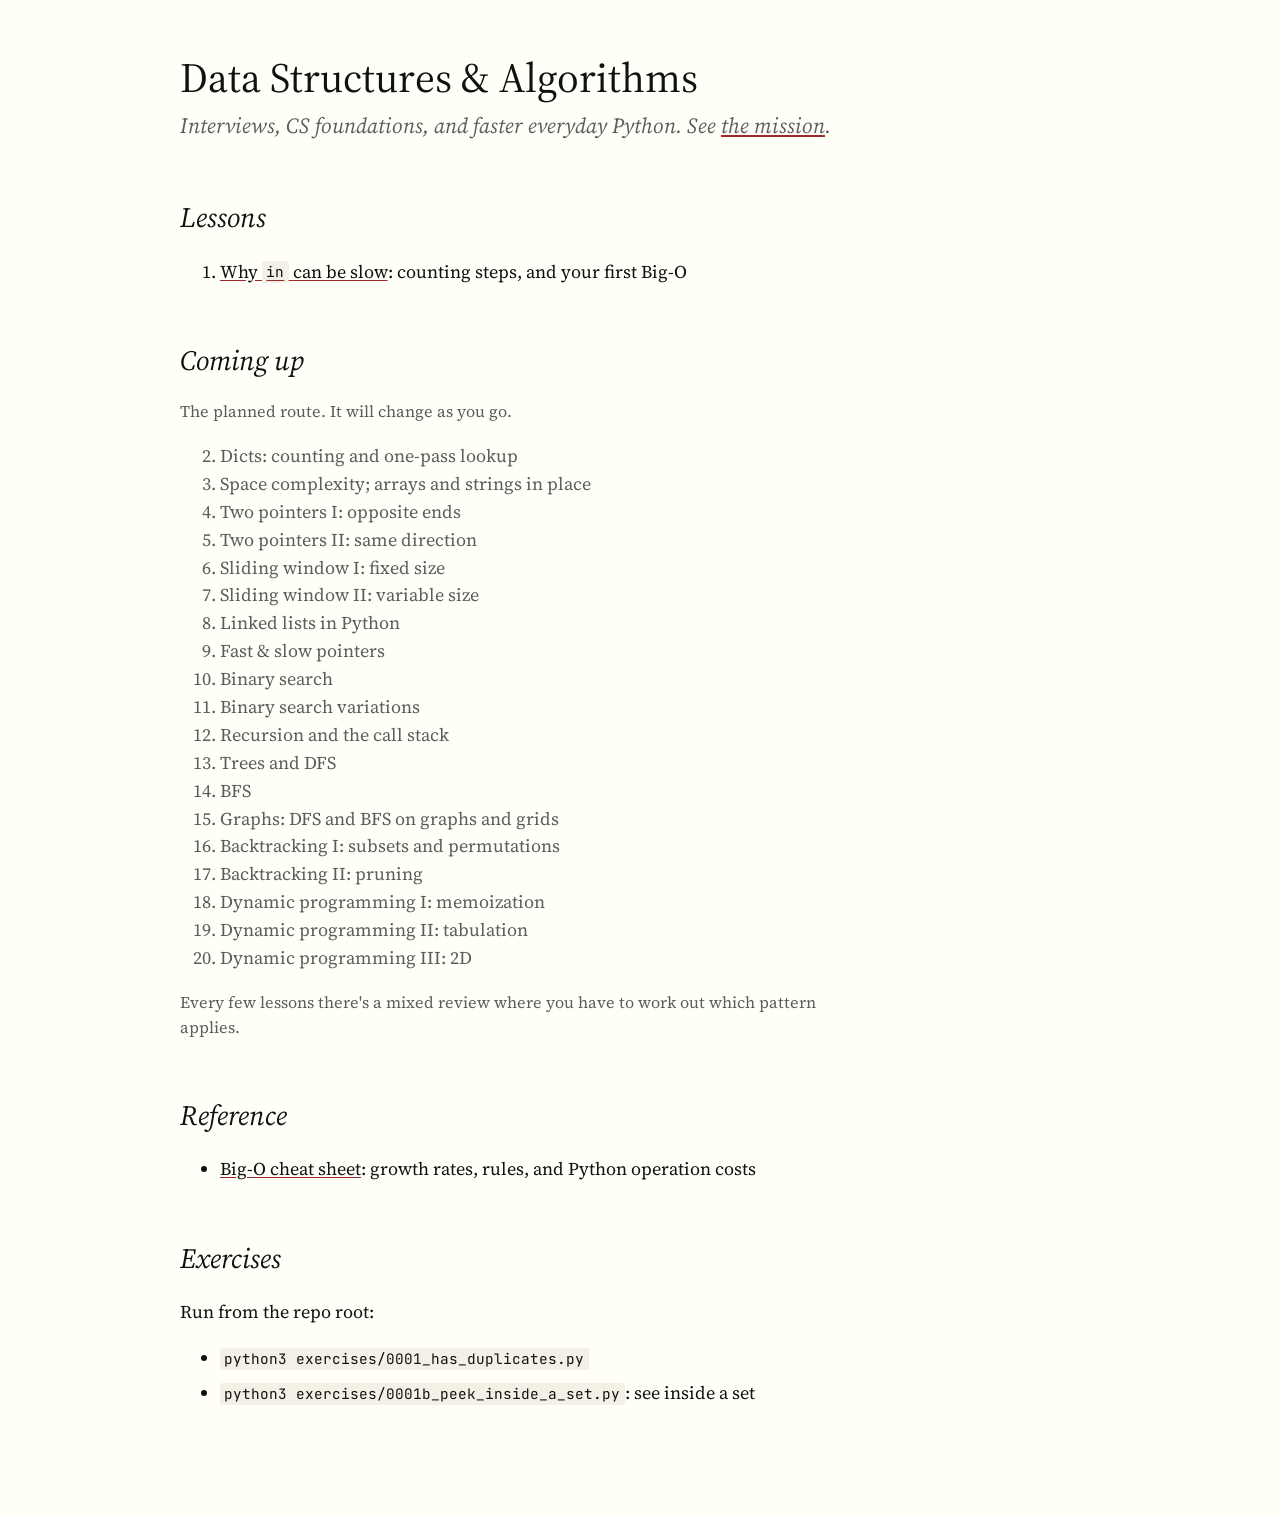
<file: index.html>
<!doctype html>
<html lang="en">
<head>
<meta charset="utf-8">
<meta name="viewport" content="width=device-width, initial-scale=1">
<title>DSA Course</title>
<link rel="stylesheet" href="assets/style.css">
</head>
<body>
<article>

<h1>Data Structures &amp; Algorithms</h1>
<p class="subtitle">Interviews, CS foundations, and faster everyday Python. See <a href="MISSION.md">the mission</a>.</p>

<h2>Lessons</h2>
<ol>
  <li><a href="lessons/0001-why-in-can-be-slow.html">Why <code>in</code> can be slow</a>: counting steps, and your first Big-O</li>
</ol>

<h2>Coming up</h2>
<p style="font-size:0.9rem;color:var(--muted)">The planned route. It will change as you go.</p>
<ol start="2" style="color:var(--muted)">
  <li>Dicts: counting and one-pass lookup</li>
  <li>Space complexity; arrays and strings in place</li>
  <li>Two pointers I: opposite ends</li>
  <li>Two pointers II: same direction</li>
  <li>Sliding window I: fixed size</li>
  <li>Sliding window II: variable size</li>
  <li>Linked lists in Python</li>
  <li>Fast &amp; slow pointers</li>
  <li>Binary search</li>
  <li>Binary search variations</li>
  <li>Recursion and the call stack</li>
  <li>Trees and DFS</li>
  <li>BFS</li>
  <li>Graphs: DFS and BFS on graphs and grids</li>
  <li>Backtracking I: subsets and permutations</li>
  <li>Backtracking II: pruning</li>
  <li>Dynamic programming I: memoization</li>
  <li>Dynamic programming II: tabulation</li>
  <li>Dynamic programming III: 2D</li>
</ol>
<p style="font-size:0.9rem;color:var(--muted)">Every few lessons there's a mixed review where you have to work out which pattern applies.</p>

<h2>Reference</h2>
<ul>
  <li><a href="reference/big-o.html">Big-O cheat sheet</a>: growth rates, rules, and Python operation costs</li>
</ul>

<h2>Exercises</h2>
<p>Run from the repo root:</p>
<ul>
  <li><code>python3 exercises/0001_has_duplicates.py</code></li>
  <li><code>python3 exercises/0001b_peek_inside_a_set.py</code>: see inside a set</li>
</ul>

</article>
</body>
</html>
</file>
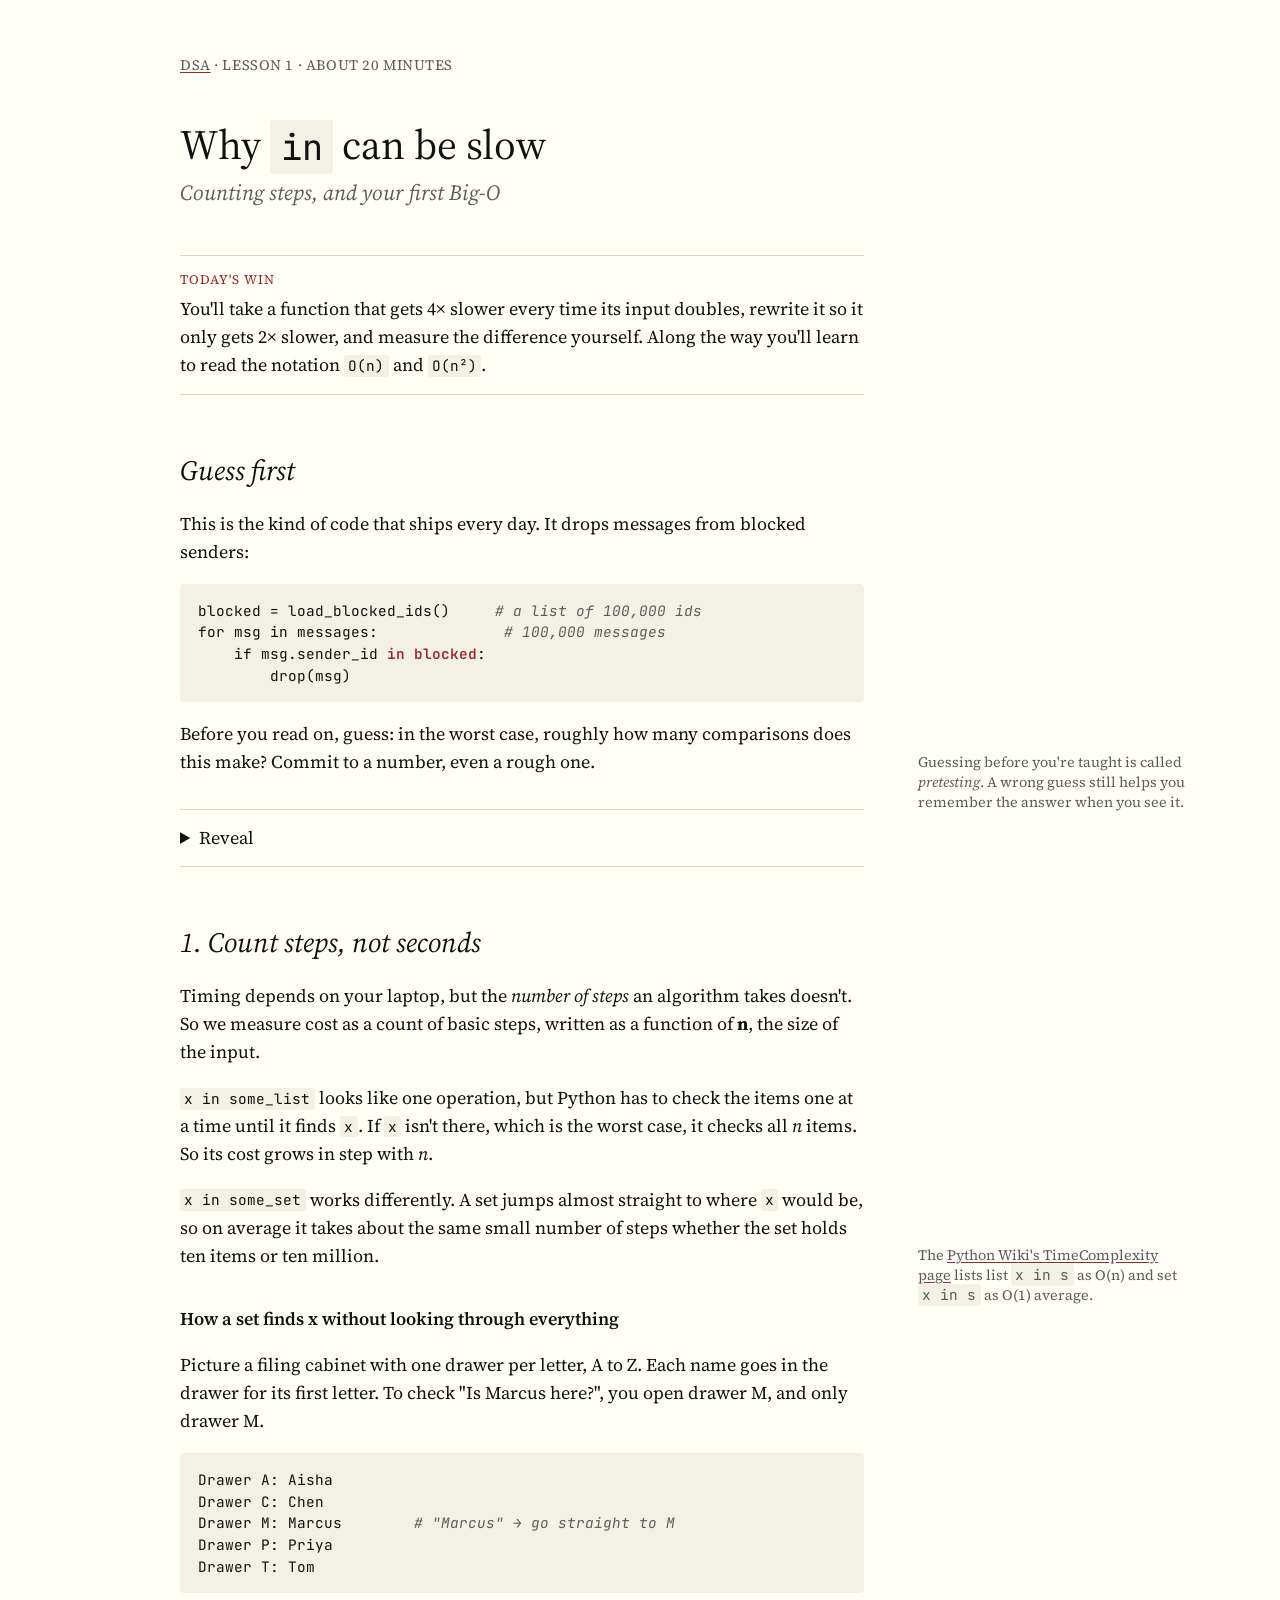
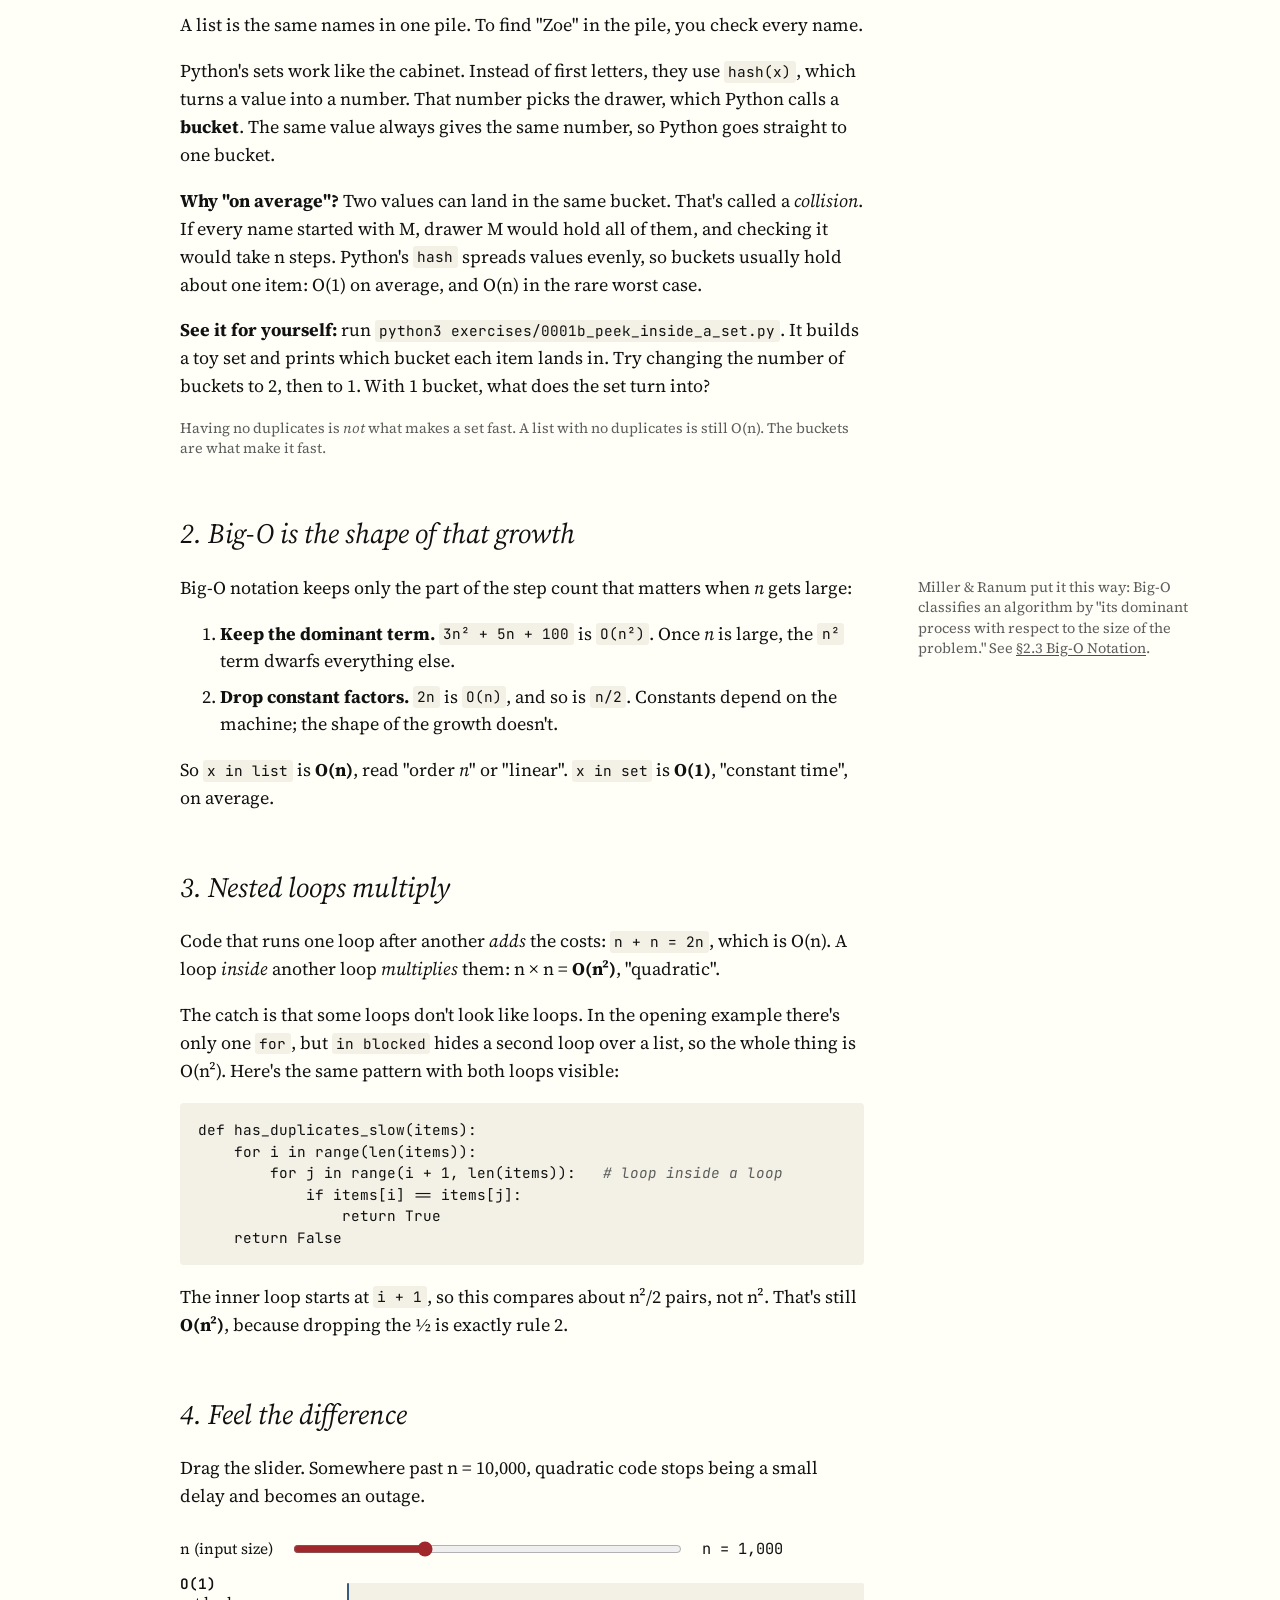
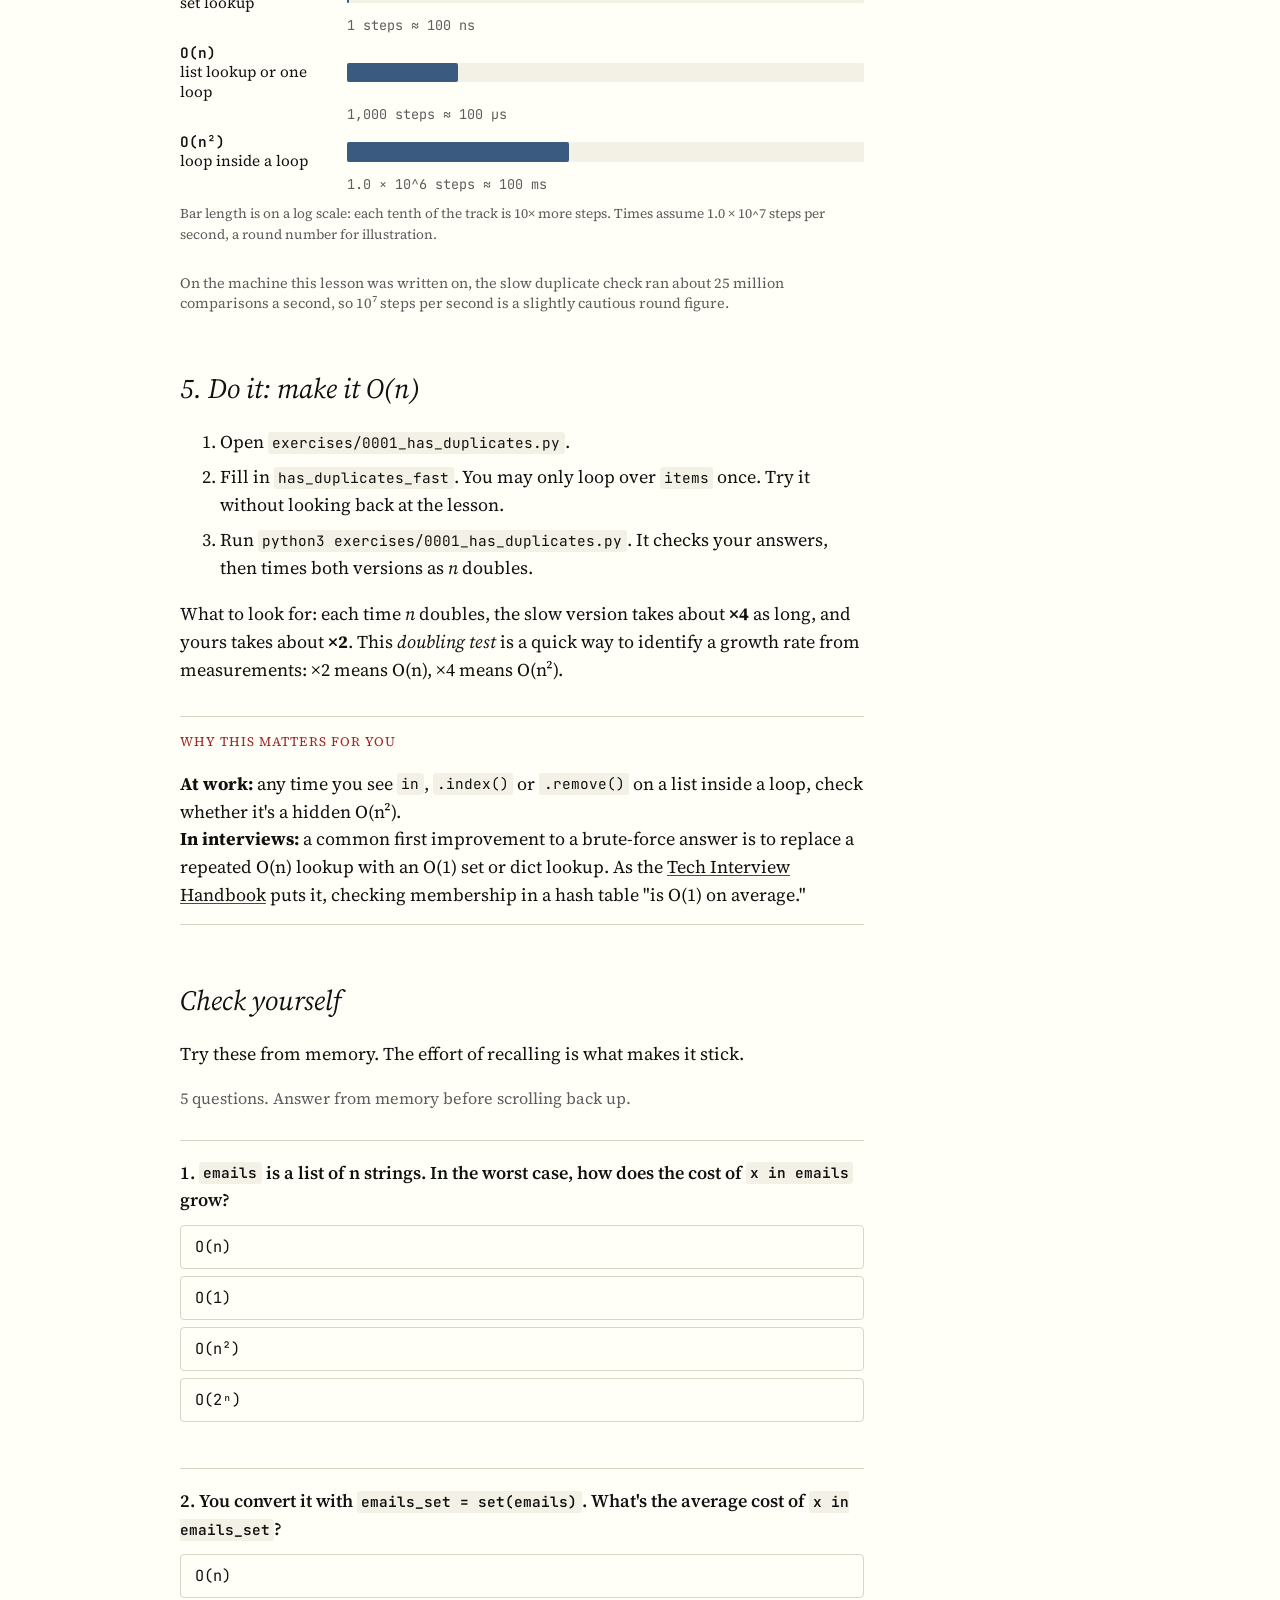
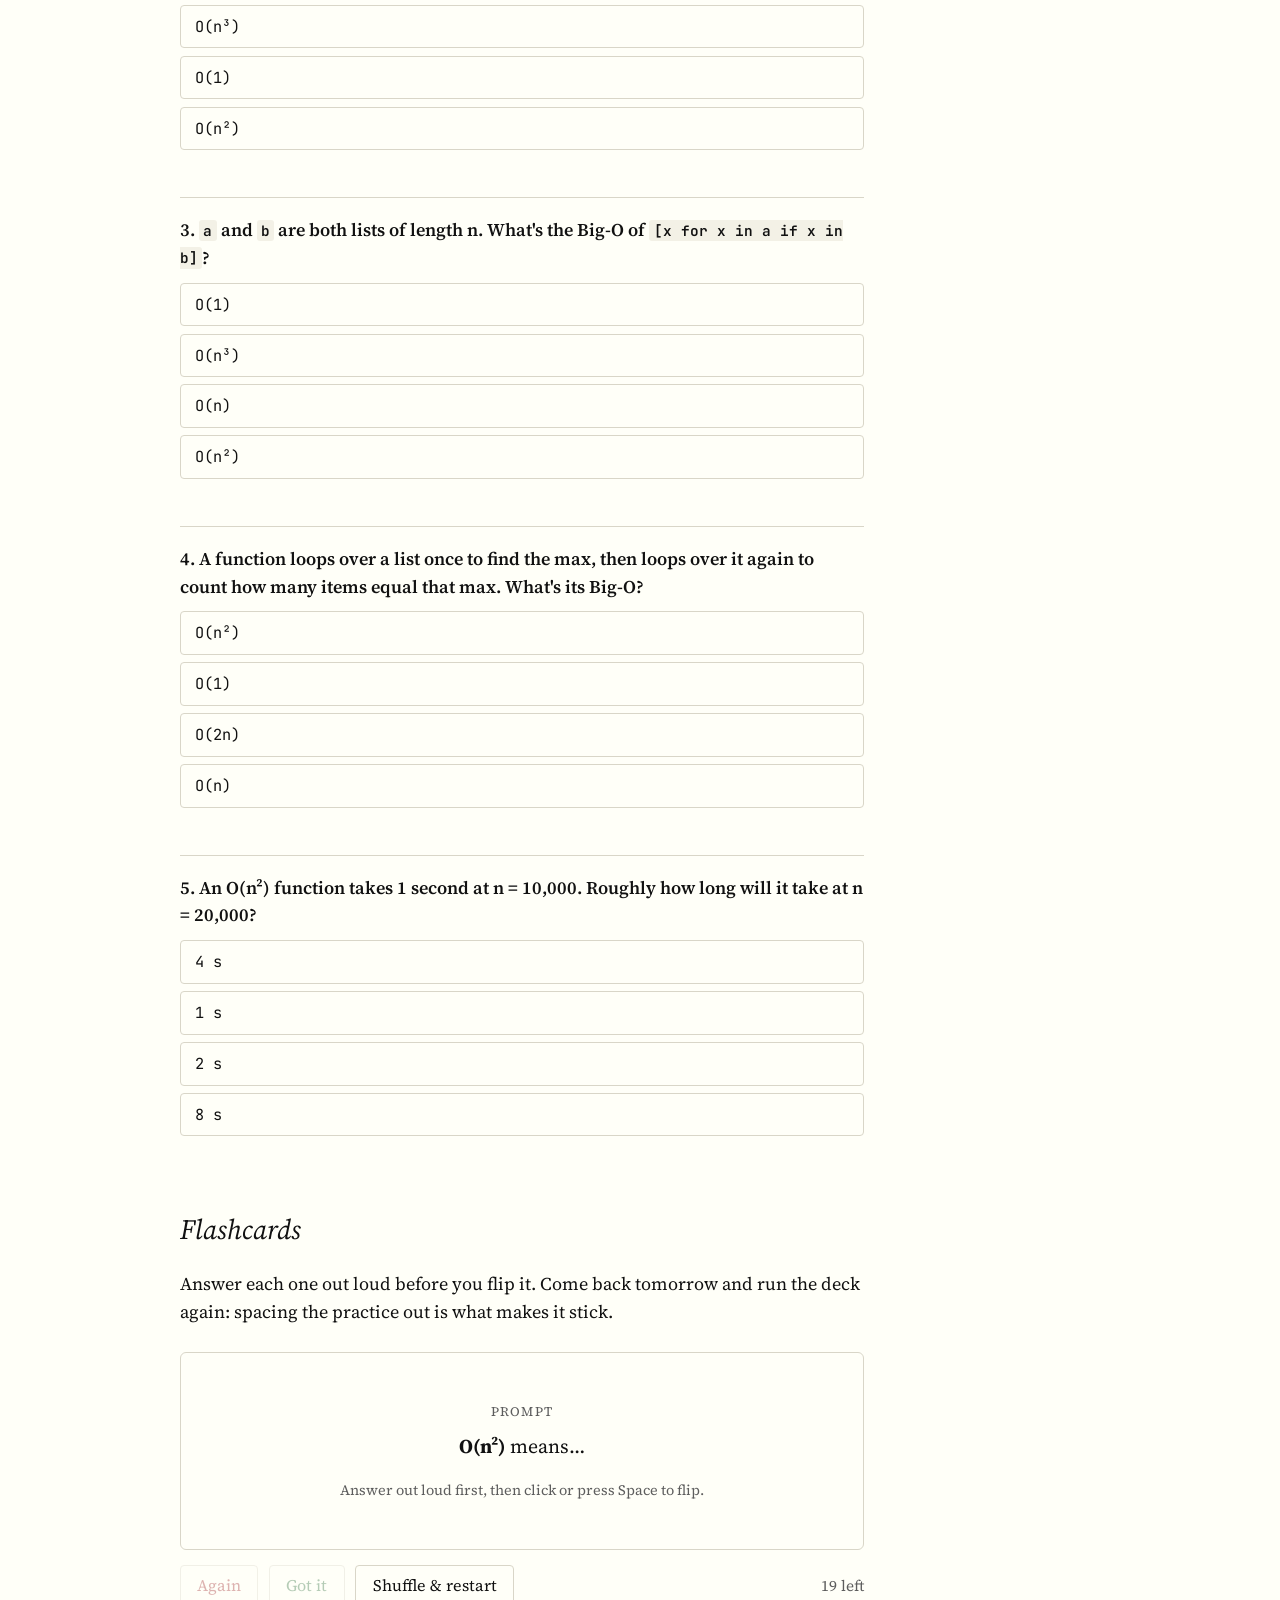
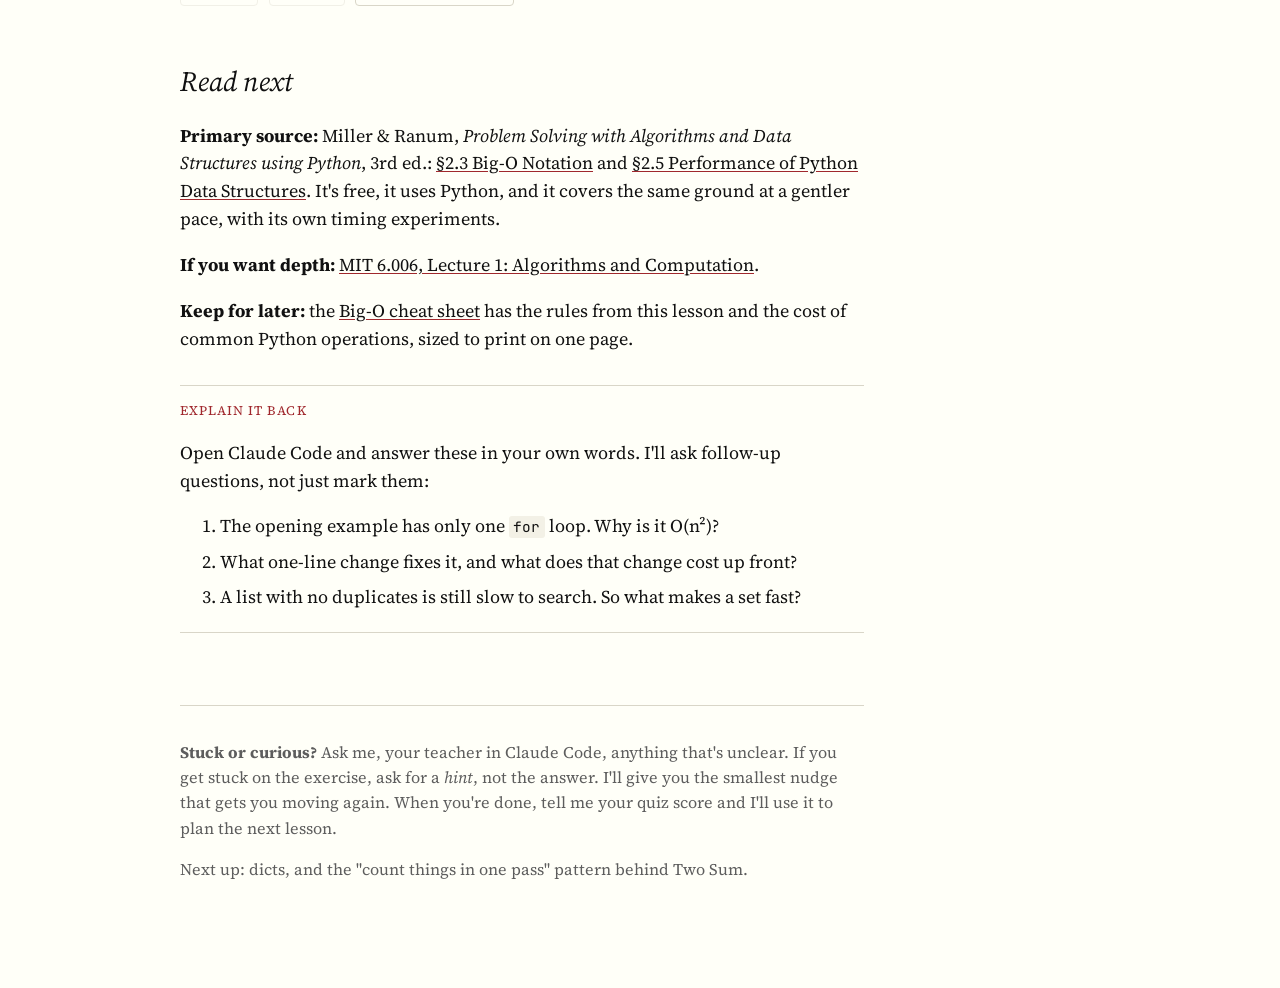
<file: lessons/0001-why-in-can-be-slow.html>
<!doctype html>
<html lang="en">
<head>
<meta charset="utf-8">
<meta name="viewport" content="width=device-width, initial-scale=1">
<title>Why "in" Can Be Slow</title>
<link rel="stylesheet" href="../assets/style.css">
</head>
<body>
<article>

<nav class="crumbs"><a href="../index.html">DSA</a> · Lesson 1 · about 20 minutes</nav>

<h1>Why <code style="font-size:0.85em">in</code> can be slow</h1>
<p class="subtitle">Counting steps, and your first Big-O</p>

<div class="callout">
  <span class="label">Today's win</span>
  You'll take a function that gets 4× slower every time its input doubles, rewrite it so it only gets 2× slower, and measure the difference yourself. Along the way you'll learn to read the notation <code>O(n)</code> and <code>O(n²)</code>.
</div>

<h2>Guess first</h2>

<p>This is the kind of code that ships every day. It drops messages from blocked senders:</p>

<pre>blocked = load_blocked_ids()     <span class="c"># a list of 100,000 ids</span>
for msg in messages:              <span class="c"># 100,000 messages</span>
    if msg.sender_id <span class="hl">in blocked</span>:
        drop(msg)</pre>

<p>Before you read on, guess: in the worst case, roughly how many comparisons does this make? Commit to a number, even a rough one.<span class="note">Guessing before you're taught is called <em>pretesting</em>. A wrong guess still helps you remember the answer when you see it.</span></p>

<details class="callout">
  <summary>Reveal</summary>
  <p>Up to <strong>10 billion</strong>. That's 100,000 messages times up to 100,000 comparisons each. A one-line change brings it down to roughly 100,000 steps. By the end of this lesson you should be able to find that line yourself.</p>
</details>

<h2>1. Count steps, not seconds</h2>

<p>Timing depends on your laptop, but the <em>number of steps</em> an algorithm takes doesn't. So we measure cost as a count of basic steps, written as a function of <strong>n</strong>, the size of the input.</p>

<p><code>x in some_list</code> looks like one operation, but Python has to check the items one at a time until it finds <code>x</code>. If <code>x</code> isn't there, which is the worst case, it checks all <em>n</em> items. So its cost grows in step with <em>n</em>.</p>

<p><code>x in some_set</code> works differently. A set jumps almost straight to where <code>x</code> would be, so on average it takes about the same small number of steps whether the set holds ten items or ten million.<span class="note">The <a href="https://wiki.python.org/moin/TimeComplexity">Python Wiki's TimeComplexity page</a> lists list <code>x in s</code> as O(n) and set <code>x in s</code> as O(1) average.</span></p>

<h3>How a set finds x without looking through everything</h3>

<p>Picture a filing cabinet with one drawer per letter, A to Z. Each name goes in the drawer for its first letter. To check "Is Marcus here?", you open drawer M, and only drawer M.</p>

<pre>Drawer A: Aisha
Drawer C: Chen
Drawer M: Marcus        <span class="c"># "Marcus" → go straight to M</span>
Drawer P: Priya
Drawer T: Tom</pre>

<p>A list is the same names in one pile. To find "Zoe" in the pile, you check every name.</p>

<p>Python's sets work like the cabinet. Instead of first letters, they use <code>hash(x)</code>, which turns a value into a number. That number picks the drawer, which Python calls a <strong>bucket</strong>. The same value always gives the same number, so Python goes straight to one bucket.</p>

<p><strong>Why "on average"?</strong> Two values can land in the same bucket. That's called a <em>collision</em>. If every name started with M, drawer M would hold all of them, and checking it would take n steps. Python's <code>hash</code> spreads values evenly, so buckets usually hold about one item: O(1) on average, and O(n) in the rare worst case.</p>

<p><strong>See it for yourself:</strong> run <code>python3 exercises/0001b_peek_inside_a_set.py</code>. It builds a toy set and prints which bucket each item lands in. Try changing the number of buckets to 2, then to 1. With 1 bucket, what does the set turn into?</p>

<p class="note" style="float:none;width:auto;margin:0.5rem 0 1rem">Having no duplicates is <em>not</em> what makes a set fast. A list with no duplicates is still O(n). The buckets are what make it fast.</p>

<h2>2. Big-O is the shape of that growth</h2>

<p>Big-O notation keeps only the part of the step count that matters when <em>n</em> gets large:<span class="note">Miller &amp; Ranum put it this way: Big-O classifies an algorithm by "its dominant process with respect to the size of the problem." See <a href="https://runestone.academy/ns/books/published/pythonds3/AlgorithmAnalysis/BigONotation.html">§2.3 Big-O Notation</a>.</span></p>

<ol class="steps">
  <li><strong>Keep the dominant term.</strong> <code>3n² + 5n + 100</code> is <code>O(n²)</code>. Once <em>n</em> is large, the <code>n²</code> term dwarfs everything else.</li>
  <li><strong>Drop constant factors.</strong> <code>2n</code> is <code>O(n)</code>, and so is <code>n/2</code>. Constants depend on the machine; the shape of the growth doesn't.</li>
</ol>

<p>So <code>x in list</code> is <strong>O(n)</strong>, read "order <em>n</em>" or "linear". <code>x in set</code> is <strong>O(1)</strong>, "constant time", on average.</p>

<h2>3. Nested loops multiply</h2>

<p>Code that runs one loop after another <em>adds</em> the costs: <code>n + n = 2n</code>, which is O(n). A loop <em>inside</em> another loop <em>multiplies</em> them: n × n = <strong>O(n²)</strong>, "quadratic".</p>

<p>The catch is that some loops don't look like loops. In the opening example there's only one <code>for</code>, but <code>in blocked</code> hides a second loop over a list, so the whole thing is O(n²). Here's the same pattern with both loops visible:</p>

<pre>def has_duplicates_slow(items):
    for i in range(len(items)):
        for j in range(i + 1, len(items)):   <span class="c"># loop inside a loop</span>
            if items[i] == items[j]:
                return True
    return False</pre>

<p>The inner loop starts at <code>i + 1</code>, so this compares about n²/2 pairs, not n². That's still <strong>O(n²)</strong>, because dropping the ½ is exactly rule 2.</p>

<h2>4. Feel the difference</h2>

<p>Drag the slider. Somewhere past n = 10,000, quadratic code stops being a small delay and becomes an outage.</p>

<div class="growth" data-series="1:set lookup,n:list lookup or one loop,n2:loop inside a loop" data-rate="1e7" data-start="1000"></div>

<p class="note" style="float:none;width:auto;margin:0">On the machine this lesson was written on, the slow duplicate check ran about 25 million comparisons a second, so 10⁷ steps per second is a slightly cautious round figure.</p>

<h2>5. Do it: make it O(n)</h2>

<ol class="steps">
  <li>Open <code>exercises/0001_has_duplicates.py</code>.</li>
  <li>Fill in <code>has_duplicates_fast</code>. You may only loop over <code>items</code> once. Try it without looking back at the lesson.</li>
  <li>Run <code>python3 exercises/0001_has_duplicates.py</code>. It checks your answers, then times both versions as <em>n</em> doubles.</li>
</ol>

<p>What to look for: each time <em>n</em> doubles, the slow version takes about <strong>×4</strong> as long, and yours takes about <strong>×2</strong>. This <em>doubling test</em> is a quick way to identify a growth rate from measurements: ×2 means O(n), ×4 means O(n²).</p>

<div class="callout">
  <span class="label">Why this matters for you</span>
  <p><strong>At work:</strong> any time you see <code>in</code>, <code>.index()</code> or <code>.remove()</code> on a list inside a loop, check whether it's a hidden O(n²).<br>
  <strong>In interviews:</strong> a common first improvement to a brute-force answer is to replace a repeated O(n) lookup with an O(1) set or dict lookup. As the <a href="https://www.techinterviewhandbook.org/algorithms/hash-table/">Tech Interview Handbook</a> puts it, checking membership in a hash table "is O(1) on average."</p>
</div>

<h2>Check yourself</h2>

<p>Try these from memory. The effort of recalling is what makes it stick.</p>
<div class="quiz-score"></div>

<div class="quiz">
  <p class="q">1. <code>emails</code> is a list of n strings. In the worst case, how does the cost of <code>x in emails</code> grow?</p>
  <ul>
    <li>O(1)</li>
    <li data-correct>O(n)</li>
    <li>O(n²)</li>
    <li>O(2ⁿ)</li>
  </ul>
  <p class="why">A list is scanned item by item. If <code>x</code> isn't present, every one of the n items is checked.</p>
</div>

<div class="quiz">
  <p class="q">2. You convert it with <code>emails_set = set(emails)</code>. What's the average cost of <code>x in emails_set</code>?</p>
  <ul>
    <li data-correct>O(1)</li>
    <li>O(n)</li>
    <li>O(n²)</li>
    <li>O(n³)</li>
  </ul>
  <p class="why">Set membership is O(1) on average, per the <a href="https://wiki.python.org/moin/TimeComplexity">Python Wiki</a>. Building the set costs O(n) once, so it pays off when you look things up many times.</p>
</div>

<div class="quiz">
  <p class="q">3. <code>a</code> and <code>b</code> are both lists of length n. What's the Big-O of <code>[x for x in a if x in b]</code>?</p>
  <ul>
    <li>O(1)</li>
    <li>O(n)</li>
    <li data-correct>O(n²)</li>
    <li>O(n³)</li>
  </ul>
  <p class="why">There's one visible loop over <code>a</code>, and <code>in b</code> hides a second loop over a list. Nested loops multiply: n × n. Making <code>b</code> a set brings it down to O(n).</p>
</div>

<div class="quiz">
  <p class="q">4. A function loops over a list once to find the max, then loops over it again to count how many items equal that max. What's its Big-O?</p>
  <ul>
    <li>O(1)</li>
    <li data-correct>O(n)</li>
    <li>O(2n)</li>
    <li>O(n²)</li>
  </ul>
  <p class="why">These loops run one after the other, so their costs add: n + n = 2n. Dropping the constant factor gives O(n). You'd never write O(2n) as a final answer.</p>
</div>

<div class="quiz">
  <p class="q">5. An O(n²) function takes 1 second at n = 10,000. Roughly how long will it take at n = 20,000?</p>
  <ul>
    <li>1 s</li>
    <li>2 s</li>
    <li data-correct>4 s</li>
    <li>8 s</li>
  </ul>
  <p class="why">Doubling n multiplies n² by 2² = 4. This is the doubling test from the exercise, run in reverse.</p>
</div>

<h2>Flashcards</h2>

<p>Answer each one out loud before you flip it. Come back tomorrow and run the deck again: spacing the practice out is what makes it stick.</p>

<div class="flashcards">
  <div class="card"><div class="front">What does <strong>Big-O</strong> describe?</div><div class="back">How the number of steps (or amount of memory) <em>grows</em> as the input size n grows. It describes the shape of the growth, not the seconds.</div></div>
  <div class="card"><div class="front">What is <strong>n</strong>?</div><div class="back">The size of the input, e.g. how many items are in the list.</div></div>
  <div class="card"><div class="front">Two rules for simplifying Big-O?</div><div class="back">Keep the dominant term. Drop constant factors.<br><code>3n² + 5n + 100</code> → <code>O(n²)</code></div></div>
  <div class="card"><div class="front"><strong>O(1)</strong> means…</div><div class="back">Constant: the step count stays about the same however big n gets.</div></div>
  <div class="card"><div class="front"><strong>O(n)</strong> means…</div><div class="back">Linear: double n → double the steps.</div></div>
  <div class="card"><div class="front"><strong>O(n²)</strong> means…</div><div class="back">Quadratic: double n → 4× the steps. Usually a loop inside a loop.</div></div>
  <div class="card"><div class="front">Loops one <em>after</em> another vs one <em>inside</em> another?</div><div class="back">After: costs <strong>add</strong> (n + n → O(n)).<br>Inside: costs <strong>multiply</strong> (n × n → O(n²)).</div></div>
  <div class="card"><div class="front">What is a <strong>hidden loop</strong>? Give an example.</div><div class="back">One line that loops internally, like <code>x in some_list</code>. Inside a <code>for</code> loop, it makes the whole thing O(n²).</div></div>
  <div class="card"><div class="front">Cost of <code>x in some_list</code>? Why?</div><div class="back">O(n). Python checks items one by one.</div></div>
  <div class="card"><div class="front">Cost of <code>x in some_set</code>? Why?</div><div class="back">O(1) on average. Python <em>computes</em> <code>hash(x) % buckets</code> and jumps straight to that one bucket.</div></div>
  <div class="card"><div class="front">What does <code>hash(x)</code> do?</div><div class="back">It turns a value into a number. The same value always gives the same number, and that number picks the bucket.</div></div>
  <div class="card"><div class="front">What is a <strong>bucket</strong>?</div><div class="back">One numbered slot in a set. Lookup opens one bucket instead of scanning everything.</div></div>
  <div class="card"><div class="front">What is a <strong>collision</strong>?</div><div class="back">Two <em>different</em> values landing in the same bucket. It has nothing to do with duplicates.</div></div>
  <div class="card"><div class="front">Why is set lookup O(1) <em>on average</em>, not always?</div><div class="back">Collisions. If everything landed in one bucket, a lookup would check n items: O(n) worst case.</div></div>
  <div class="card"><div class="front">What makes a set fast: no duplicates, or buckets?</div><div class="back">Buckets. A list with no duplicates is still O(n). A set with 1 bucket <em>is</em> a list.</div></div>
  <div class="card"><div class="front">Why does Python add buckets as a set grows?</div><div class="back">To keep about 1 item per bucket, so lookup stays O(1).</div></div>
  <div class="card"><div class="front">What is <strong>space complexity</strong>?</div><div class="back">Big-O for extra memory. A seen-set uses O(n); two index variables use O(1).</div></div>
  <div class="card"><div class="front">The <strong>doubling test</strong>: time ×2 and ×4 mean…?</div><div class="back">Double n and time the code again. ×2 → O(n). ×4 → O(n²).</div></div>
  <div class="card"><div class="front">Fix for <code>for x in a: if x in b</code> where <code>b</code> is a list?</div><div class="back">Build <code>b_set = set(b)</code> once (O(n)), then check <code>x in b_set</code>. The total goes from O(n²) to O(n).</div></div>
</div>

<h2>Read next</h2>

<p><strong>Primary source:</strong> Miller &amp; Ranum, <em>Problem Solving with Algorithms and Data Structures using Python</em>, 3rd ed.: <a href="https://runestone.academy/ns/books/published/pythonds3/AlgorithmAnalysis/BigONotation.html">§2.3 Big-O Notation</a> and <a href="https://runestone.academy/ns/books/published/pythonds3/AlgorithmAnalysis/PerformanceofPythonDataStructures.html">§2.5 Performance of Python Data Structures</a>. It's free, it uses Python, and it covers the same ground at a gentler pace, with its own timing experiments.</p>

<p><strong>If you want depth:</strong> <a href="https://ocw.mit.edu/courses/6-006-introduction-to-algorithms-spring-2020/resources/lecture-1-algorithms-and-computation/">MIT 6.006, Lecture 1: Algorithms and Computation</a>.</p>

<p><strong>Keep for later:</strong> the <a href="../reference/big-o.html">Big-O cheat sheet</a> has the rules from this lesson and the cost of common Python operations, sized to print on one page.</p>

<div class="callout">
  <span class="label">Explain it back</span>
  <p>Open Claude Code and answer these in your own words. I'll ask follow-up questions, not just mark them:</p>
  <ol class="steps">
    <li>The opening example has only one <code>for</code> loop. Why is it O(n²)?</li>
    <li>What one-line change fixes it, and what does that change cost up front?</li>
    <li>A list with no duplicates is still slow to search. So what makes a set fast?</li>
  </ol>
</div>

<footer class="next">
  <p><strong>Stuck or curious?</strong> Ask me, your teacher in Claude Code, anything that's unclear. If you get stuck on the exercise, ask for a <em>hint</em>, not the answer. I'll give you the smallest nudge that gets you moving again. When you're done, tell me your quiz score and I'll use it to plan the next lesson.</p>
  <p>Next up: dicts, and the "count things in one pass" pattern behind Two Sum.</p>
</footer>

</article>
<script src="../assets/quiz.js"></script>
<script src="../assets/growth.js"></script>
<script src="../assets/flashcards.js"></script>
</body>
</html>
</file>
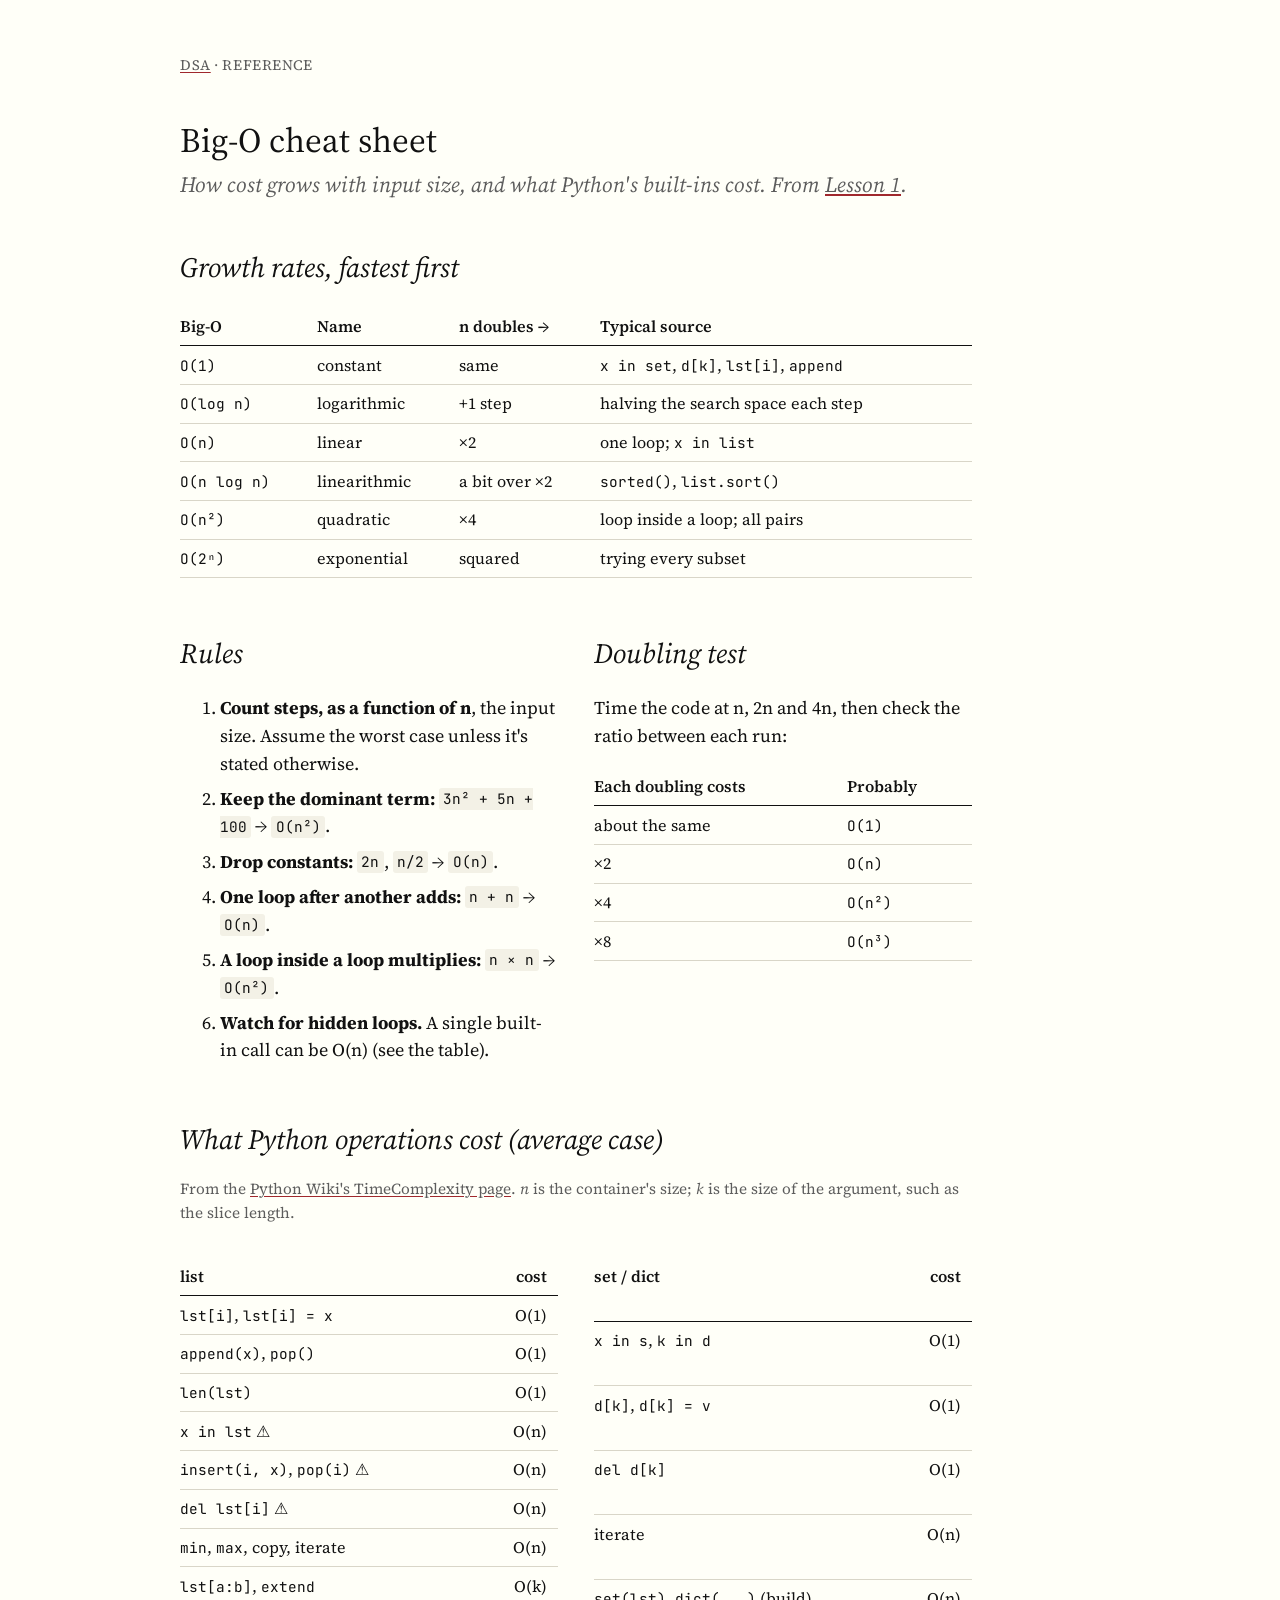
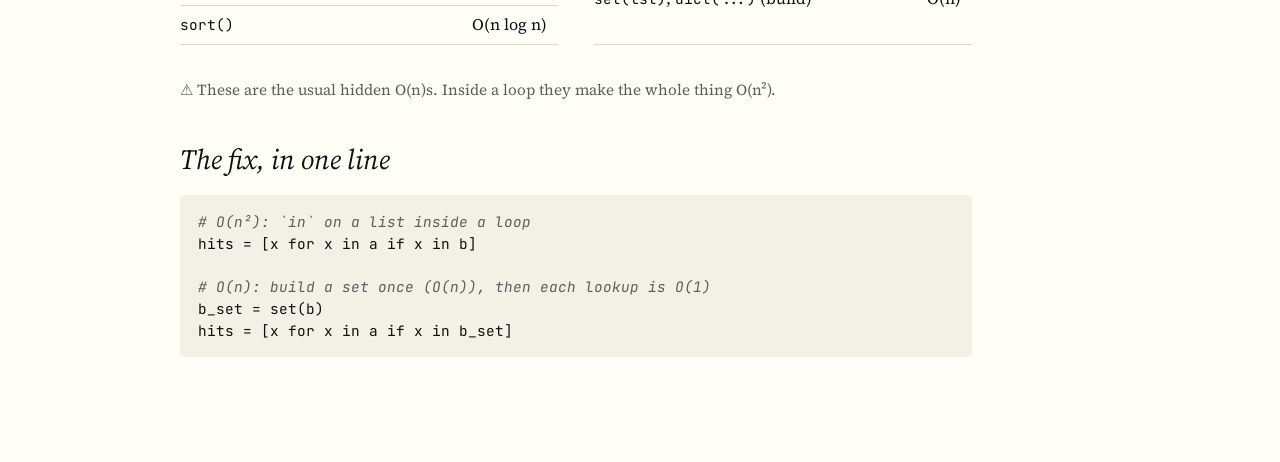
<file: reference/big-o.html>
<!doctype html>
<html lang="en">
<head>
<meta charset="utf-8">
<meta name="viewport" content="width=device-width, initial-scale=1">
<title>Big-O Cheat Sheet</title>
<link rel="stylesheet" href="../assets/style.css">
<style>
  article > * { max-width: 44rem; }
  h1 { font-size: 1.9rem; }
  h2 { margin-top: 2rem; }
  .grid { display: grid; grid-template-columns: 1fr 1fr; gap: 0 2rem; }
  @media (max-width: 700px) { .grid { grid-template-columns: 1fr; } }
  td code { background: none; padding: 0; }
</style>
</head>
<body>
<article>

<nav class="crumbs"><a href="../index.html">DSA</a> · Reference</nav>

<h1>Big-O cheat sheet</h1>
<p class="subtitle">How cost grows with input size, and what Python's built-ins cost. From <a href="../lessons/0001-why-in-can-be-slow.html">Lesson 1</a>.</p>

<h2>Growth rates, fastest first</h2>
<table>
  <tr><th>Big-O</th><th>Name</th><th>n doubles →</th><th>Typical source</th></tr>
  <tr><td><code>O(1)</code></td><td>constant</td><td>same</td><td><code>x in set</code>, <code>d[k]</code>, <code>lst[i]</code>, <code>append</code></td></tr>
  <tr><td><code>O(log n)</code></td><td>logarithmic</td><td>+1 step</td><td>halving the search space each step</td></tr>
  <tr><td><code>O(n)</code></td><td>linear</td><td>×2</td><td>one loop; <code>x in list</code></td></tr>
  <tr><td><code>O(n log n)</code></td><td>linearithmic</td><td>a bit over ×2</td><td><code>sorted()</code>, <code>list.sort()</code></td></tr>
  <tr><td><code>O(n²)</code></td><td>quadratic</td><td>×4</td><td>loop inside a loop; all pairs</td></tr>
  <tr><td><code>O(2ⁿ)</code></td><td>exponential</td><td>squared</td><td>trying every subset</td></tr>
</table>

<div class="grid">
<div>
<h2>Rules</h2>
<ol class="steps">
  <li><strong>Count steps, as a function of n</strong>, the input size. Assume the worst case unless it's stated otherwise.</li>
  <li><strong>Keep the dominant term:</strong> <code>3n² + 5n + 100</code> → <code>O(n²)</code>.</li>
  <li><strong>Drop constants:</strong> <code>2n</code>, <code>n/2</code> → <code>O(n)</code>.</li>
  <li><strong>One loop after another adds:</strong> <code>n + n</code> → <code>O(n)</code>.</li>
  <li><strong>A loop inside a loop multiplies:</strong> <code>n × n</code> → <code>O(n²)</code>.</li>
  <li><strong>Watch for hidden loops.</strong> A single built-in call can be O(n) (see the table).</li>
</ol>
</div>
<div>
<h2>Doubling test</h2>
<p>Time the code at n, 2n and 4n, then check the ratio between each run:</p>
<table>
  <tr><th>Each doubling costs</th><th>Probably</th></tr>
  <tr><td>about the same</td><td><code>O(1)</code></td></tr>
  <tr><td>×2</td><td><code>O(n)</code></td></tr>
  <tr><td>×4</td><td><code>O(n²)</code></td></tr>
  <tr><td>×8</td><td><code>O(n³)</code></td></tr>
</table>
</div>
</div>

<h2>What Python operations cost (average case)</h2>
<p style="font-size:0.85rem;color:var(--muted)">From the <a href="https://wiki.python.org/moin/TimeComplexity">Python Wiki's TimeComplexity page</a>. <em>n</em> is the container's size; <em>k</em> is the size of the argument, such as the slice length.</p>

<div class="grid">
<table>
  <tr><th>list</th><th class="num">cost</th></tr>
  <tr><td><code>lst[i]</code>, <code>lst[i] = x</code></td><td class="num">O(1)</td></tr>
  <tr><td><code>append(x)</code>, <code>pop()</code></td><td class="num">O(1)</td></tr>
  <tr><td><code>len(lst)</code></td><td class="num">O(1)</td></tr>
  <tr><td><code>x in lst</code> ⚠</td><td class="num">O(n)</td></tr>
  <tr><td><code>insert(i, x)</code>, <code>pop(i)</code> ⚠</td><td class="num">O(n)</td></tr>
  <tr><td><code>del lst[i]</code> ⚠</td><td class="num">O(n)</td></tr>
  <tr><td><code>min</code>, <code>max</code>, copy, iterate</td><td class="num">O(n)</td></tr>
  <tr><td><code>lst[a:b]</code>, <code>extend</code></td><td class="num">O(k)</td></tr>
  <tr><td><code>sort()</code></td><td class="num">O(n log n)</td></tr>
</table>
<table>
  <tr><th>set / dict</th><th class="num">cost</th></tr>
  <tr><td><code>x in s</code>, <code>k in d</code></td><td class="num">O(1)</td></tr>
  <tr><td><code>d[k]</code>, <code>d[k] = v</code></td><td class="num">O(1)</td></tr>
  <tr><td><code>del d[k]</code></td><td class="num">O(1)</td></tr>
  <tr><td>iterate</td><td class="num">O(n)</td></tr>
  <tr><td><code>set(lst)</code>, <code>dict(...)</code> (build)</td><td class="num">O(n)</td></tr>
</table>
</div>
<p style="font-size:0.85rem;color:var(--muted)">⚠ These are the usual hidden O(n)s. Inside a loop they make the whole thing O(n²).</p>

<h2>The fix, in one line</h2>
<pre><span class="c"># O(n²): `in` on a list inside a loop</span>
hits = [x for x in a if x in b]

<span class="c"># O(n): build a set once (O(n)), then each lookup is O(1)</span>
b_set = set(b)
hits = [x for x in a if x in b_set]</pre>

</article>
</body>
</html>
</file>
<file: assets/style.css>
/* Shared stylesheet for every lesson and reference page.
   Tufte-inspired: one readable column, notes in the right margin, restrained colour. */

@import url("https://fonts.googleapis.com/css2?family=Source+Serif+4:ital,opsz,wght@0,8..60,400;0,8..60,600;1,8..60,400&family=JetBrains+Mono:wght@400;600&display=swap");

:root {
  --bg: #fffff8;
  --fg: #111;
  --muted: #5d5d5d;
  --rule: #d9d6c8;
  --code-bg: #f3f1e6;
  --accent: #a0282d;
  --good: #2f6f3e;
  --bad: #a0282d;
  --bar: #3a5a80;
  --serif: "Source Serif 4", "Iowan Old Style", Georgia, serif;
  --mono: "JetBrains Mono", ui-monospace, Menlo, monospace;
}

@media (prefers-color-scheme: dark) {
  :root:not([data-theme="light"]) {
    --bg: #151515;
    --fg: #e8e6df;
    --muted: #a3a09a;
    --rule: #3a3833;
    --code-bg: #22211e;
    --accent: #e0787c;
    --good: #7cc48c;
    --bad: #e0787c;
    --bar: #8fb0d8;
  }
}
:root[data-theme="dark"] {
  --bg: #151515; --fg: #e8e6df; --muted: #a3a09a; --rule: #3a3833;
  --code-bg: #22211e; --accent: #e0787c; --good: #7cc48c; --bad: #e0787c; --bar: #8fb0d8;
}

* { box-sizing: border-box; }

html { font-size: 18px; }
body {
  margin: 0;
  background: var(--bg);
  color: var(--fg);
  font-family: var(--serif);
  line-height: 1.55;
  -webkit-font-smoothing: antialiased;
}

article {
  max-width: 1100px;
  margin: 0 auto;
  padding: 3rem 16px 5rem;
}

/* Main column, leaving room for margin notes on wide screens */
article > * { max-width: 38rem; }
@media (min-width: 1000px) {
  article { padding-left: 5rem; }
}

nav.crumbs {
  font-size: 0.8rem;
  letter-spacing: 0.04em;
  text-transform: uppercase;
  color: var(--muted);
  margin-bottom: 2.5rem;
}
nav.crumbs a { color: var(--muted); }

h1 {
  font-weight: 400;
  font-size: 2.3rem;
  line-height: 1.15;
  margin: 0 0 0.4rem;
}
p.subtitle {
  font-style: italic;
  font-size: 1.2rem;
  color: var(--muted);
  margin: 0 0 2.5rem;
}
h2 {
  font-weight: 400;
  font-style: italic;
  font-size: 1.55rem;
  margin: 3rem 0 0.8rem;
}
h3 { font-weight: 600; font-size: 1rem; margin: 2rem 0 0.5rem; }

a { color: inherit; text-decoration-color: var(--accent); text-underline-offset: 2px; }
a:hover { color: var(--accent); }

code, pre, kbd { font-family: var(--mono); font-size: 0.8rem; }
:not(pre) > code { background: var(--code-bg); padding: 0.1em 0.3em; border-radius: 3px; }
pre {
  background: var(--code-bg);
  padding: 0.9rem 1rem;
  border-radius: 4px;
  overflow-x: auto;
  line-height: 1.5;
}
pre .c { color: var(--muted); font-style: italic; }   /* comment */
pre .hl { color: var(--accent); font-weight: 600; }   /* highlighted part */

/* Margin notes (Tufte "sidenotes"): float right on wide screens, inline on narrow ones */
.note {
  display: block;
  font-size: 0.8rem;
  line-height: 1.4;
  color: var(--muted);
  margin: 0.5rem 0 1rem;
  padding-left: 0.8rem;
  border-left: 2px solid var(--rule);
}
@media (min-width: 1000px) {
  .note {
    float: right;
    clear: right;
    width: 15rem;
    margin: 0.2rem -18rem 1rem 0;
    padding-left: 0;
    border-left: none;
  }
}

/* Boxes */
.callout {
  border-top: 1px solid var(--rule);
  border-bottom: 1px solid var(--rule);
  padding: 0.8rem 0;
  margin: 1.8rem 0;
}
.callout > :first-child { margin-top: 0; }
.callout > :last-child { margin-bottom: 0; }
.label {
  font-size: 0.72rem;
  text-transform: uppercase;
  letter-spacing: 0.08em;
  color: var(--accent);
  display: block;
  margin-bottom: 0.3rem;
}

table { border-collapse: collapse; width: 100%; font-size: 0.9rem; margin: 1rem 0; }
th, td { text-align: left; padding: 0.35rem 0.6rem 0.35rem 0; border-bottom: 1px solid var(--rule); vertical-align: top; }
th { font-weight: 600; border-bottom: 1.5px solid var(--fg); }
td.num, th.num { text-align: right; font-variant-numeric: tabular-nums; }

ol.steps li, ul li { margin-bottom: 0.4rem; }

footer.next {
  margin-top: 4rem;
  padding-top: 1rem;
  border-top: 1px solid var(--rule);
  font-size: 0.9rem;
  color: var(--muted);
}

button, input, select { font: inherit; color: inherit; }

@media print {
  :root { --bg: #fff; --fg: #000; }
  body { font-size: 11pt; }
  article { max-width: none; padding: 0; }
  .no-print, .quiz button.check { display: none !important; }
  .note { float: none; width: auto; margin: 0.3rem 0; }
  a { text-decoration: none; }
  h2, h3 { break-after: avoid; }
  pre, table, .callout { break-inside: avoid; }
}
</file>
